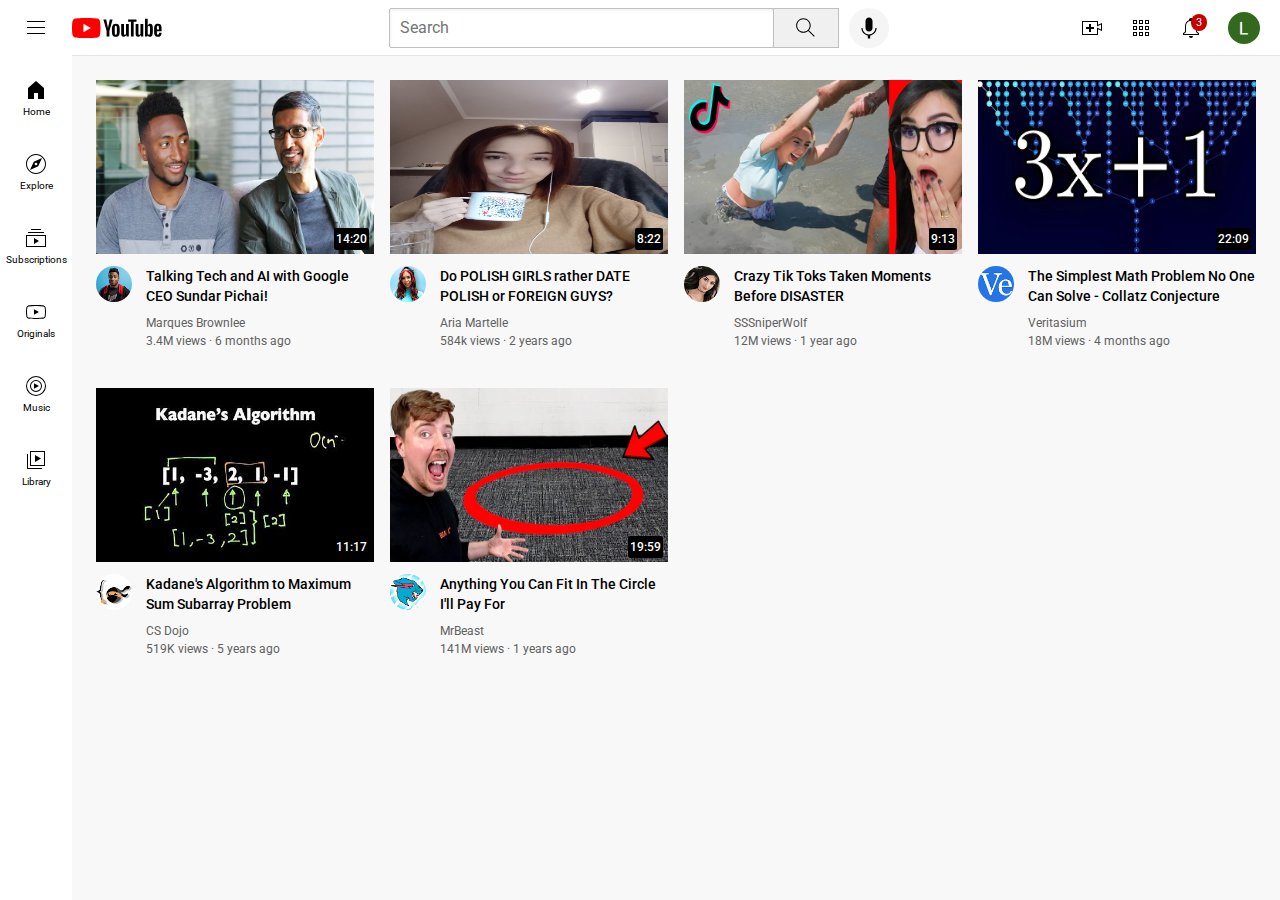
<file: youtubeproject/index.html>
<!DOCTYPE html>
<html>
    <head>
        <title>YouTube</title>
        <link rel="stylesheet" href="styles/general.css">
        <link rel="stylesheet" href="styles/header.css">
        <link rel="stylesheet" href="styles/video.css">
        <link rel="stylesheet" href="styles/sidebar.css">

        <link rel="preconnect" href="https://fonts.googleapis.com">
<link rel="preconnect" href="https://fonts.gstatic.com" crossorigin>
<link href="https://fonts.googleapis.com/css2?family=Montserrat:wght@400;700&family=Roboto:wght@500;700&display=swap" rel="stylesheet">

    </head>
    <body>
        <header class="header">
            <div class="left-section">
                <img class="hamburger-menu" src="icons/hamburger-menu.svg">
                <img class="youtube-logo" src="icons/youtube-logo.svg">
            </div>
            <div class="middle-section">
                <input class="search-bar" type="text" placeholder="Search">
                <button class="search-button">
                  <img class="search-icon" src="
                  icons/search.svg">
                  <div class="tooltip">Search</div>
                </button>
                <button class="voice-search-button">
                  <img src="
                  icons/voice-search-icon.svg">
                  <div class="tooltip">Search with your voice</div>
                </button>
                
              </div>
            <div class="right-section">
              <div class="upload-icon-container">
                <img class="upload-icon" src="icons/upload.svg">
                <div class="tooltip">Create</div>
              </div>
                
                <div class="youtube-apps-icon-container">
                  <img class="youtube-apps-icon" src="icons/youtube-apps.svg">
                  <div class="tooltip">YouTube apps</div>
                </div>
                
                <div class="notification-icon-container">
                  <img class="notification-icon" src="icons/notifications.svg">
                  <div class="notification-count">3</div>
                  <div class="tooltip">Notifications</div>
                </div>
                <img class="current-user-picture" src="channel-pictures/profile.jpg">
            </div>
            
        </header>

    <nav class="sidebar">
      <div class="sidebar-link">
        <img src="icons/home.svg">
        <div>Home</div>
      </div>
      <div class="sidebar-link">
        <img src="icons/explore.svg">
        <div>Explore</div>
      </div>
      <div class="sidebar-link">
        <img src="icons/subscriptions.svg">
        <div>Subscriptions</div>
      </div>
      <div class="sidebar-link">
        <img src="icons/originals.svg">
        <div>Originals</div>
      </div>
      <div class="sidebar-link">
        <img src="icons/youtube-music.svg">
        <div>Music</div>
      </div>
      <div class="sidebar-link">
      <img src="icons/library.svg">
      <div>Library</div>
    </div>
  </nav>
        
    <main class="video-grid">
        <div class="video-preview">
          <a class="video-title-link" href="https://www.youtube.com/watch?v=n2RNcPRtAiY">
            <div class="thumbnail-row">
              <img class="thumbnail" src="thumbnails/thumbnail-1.webp"> 
              <div class="video-time">14:20</div>  
            </div>
          </a>
            <div class="video-info-grid">
            <div class="channel-picture">
              <a href="https://www.youtube.com/c/mkbhd">
                <img class="profile-picture" src="channel-pictures/channel-1.jpeg">
              </a>
                
            </div>
                
            <div class="video-info">
              <a class="video-title-link" href="https://www.youtube.com/watch?v=n2RNcPRtAiY">
                <p class="video-title">
                  Talking Tech and AI with Google CEO Sundar Pichai!
                  </p>
              </a>
              <a class="video-title-link" href="https://www.youtube.com/c/mkbhd">
                <p class="video-author">
                  Marques Brownlee
              </p>
              </a>
            
            <p class="video-stats">
                3.4M views &#183; 6 months ago
            </p>
            </div>
            </div>
          </div>
        
        


        <div class="video-preview">
          <a class="video-title-link" href="https://www.youtube.com/watch?v=ZwtT-dGV72c">
            <div class="thumbnail-row">
              <img class="thumbnail" src="thumbnails/thumbnail-2-1.jpg">
              <div class="video-time">8:22</div> 
          </div>
          </a>
            
            
            <div class="video-info-grid">
            <div class="channel-picture">
              <a href="https://www.youtube.com/channel/UCbPbgT_iBRhtJb_hVqvguuA">
                <img class="profile-picture" src="channel-pictures/channel-2-1.jpg">
              </a>
                
            </div>
            <div class="video-info">
              <a class="video-title-link" href="https://www.youtube.com/watch?v=ZwtT-dGV72c"> 
                <p class="video-title"> 
                  Do POLISH GIRLS rather DATE POLISH or FOREIGN GUYS?
                    </p>
                    </a>
                    <a class="video-title-link" href="https://www.youtube.com/channel/UCbPbgT_iBRhtJb_hVqvguuA">
                      <p class="video-author">
                        Aria Martelle
                    </p>
                    </a>
                    
                    <p class="video-stats">
                        584k views &#183; 2 years ago
                    </p>
            </div>
            </div>
            </div>

            <div class="video-preview">
              <a class="video-title-link" href="https://www.youtube.com/watch?v=FgjPQQeTh1w">
                <div class="thumbnail-row">
                  <img class="thumbnail" src="thumbnails/thumbnail-3.webp"> 
                  <div class="video-time">9:13</div> 
                  </div>
              </a>
               
                  <div class="video-info-grid">
                  <div class="channel-picture">
                      <a href="https://www.youtube.com/user/SSSniperWolf">
                        <img class="profile-picture" src="channel-pictures/channel-3.jpeg">
                      </a>
                      
                  </div>
                      
                  <div class="video-info">
                    <a class="video-title-link" href="https://www.youtube.com/watch?v=FgjPQQeTh1w"> 
                      <p class="video-title">
                      Crazy Tik Toks Taken Moments Before DISASTER
                  </p>
                  </a>
                  <a class="video-title-link" href="https://www.youtube.com/user/SSSniperWolf">
                    <p class="video-author">
                      SSSniperWolf
                    </p>
                  </a>
                  
                  <p class="video-stats">
                    12M views &#183; 1 year ago
                  </p>
                  </div>
                  </div>
                </div>
              
              
      
      
              <div class="video-preview">
                <a class="video-title-link" href="https://www.youtube.com/watch?v=094y1Z2wpJg">
                  <div class="thumbnail-row">
                    <img class="thumbnail" src="thumbnails/thumbnail-4.webp">
                    <div class="video-time">22:09</div> 
                </div>
                </a>
                  
                  
                  <div class="video-info-grid">
                  <div class="channel-picture">
                      <a href="https://www.youtube.com/c/veritasium">
                        <img class="profile-picture" src="channel-pictures/channel-4.jpeg">
                      </a>
                  </div>
                  <div class="video-info">
                    <a class="video-title-link" href="https://www.youtube.com/watch?v=094y1Z2wpJg"> 
                      <p class="video-title">    
                        The Simplest Math Problem No One Can Solve - Collatz Conjecture
                          </p>
                        </a>
                          <a class="video-title-link" href="https://www.youtube.com/c/veritasium">
                          <p class="video-author">
                            Veritasium
                          </p>
                        </a>
                          <p class="video-stats">
                            18M views &#183; 4 months ago
                          </p>
                  </div>
                  </div>
                  </div>

                  <div class="video-preview">
                    <a class="video-title-link" href="https://www.youtube.com/watch?v=86CQq3pKSUw">
                      <div class="thumbnail-row">
                        <img class="thumbnail" src="thumbnails/thumbnail-5.webp">
                        <div class="video-time">11:17</div>  
                        </div>
                    </a>
                    
                      <div class="video-info-grid">
                      <div class="channel-picture">
                        <a href="https://www.youtube.com/c/CSDojo">
                          <img class="profile-picture" src="channel-pictures/channel-5.jpeg">
                        </a>
                          
                      </div>
                          
                      <div class="video-info">
                        <a class="video-title-link" href="https://www.youtube.com/watch?v=86CQq3pKSUw">
                          <p class="video-title">
                        Kadane's Algorithm to Maximum Sum Subarray Problem
                      </p>
                      </a>
                      <a class="video-title-link" href="https://www.youtube.com/c/CSDojo">
                        <p class="video-author">
                          CS Dojo
                        </p>
                      </a>
                      
                      <p class="video-stats">
                        519K views &#183; 5 years ago
                      </p>
                      </div>
                      </div>
                    </div>
                 
          
          
                  <div class="video-preview">
                    <a class="video-title-link" href="https://www.youtube.com/watch?v=yXWw0_UfSFg">
                      <div class="thumbnail-row">
                        <img class="thumbnail" src="thumbnails/thumbnail-6.webp">
                        <div class="video-time">19:59</div> 
                    </div>
                    </a>
                      
                      
                      <div class="video-info-grid">
                      <div class="channel-picture">
                        <a href="https://www.youtube.com/channel/UCX6OQ3DkcsbYNE6H8uQQuVA">
                          <img class="profile-picture" src="channel-pictures/channel-6.jpeg">
                        </a>
                          
                      </div>
                      <div class="video-info">
                        <a class="video-title-link" href="https://www.youtube.com/watch?v=yXWw0_UfSFg"> 
                          <p class="video-title"> 
                            Anything You Can Fit In The Circle I&#39;ll Pay For
                              </p>
                              </a>
                              <a class="video-title-link" href="https://www.youtube.com/channel/UCX6OQ3DkcsbYNE6H8uQQuVA">
                                <p class="video-author">
                                  MrBeast
                                </p>
                              </a>
                              
                              <p class="video-stats">
                                  141M views &#183; 1 years ago
                              </p>
                      </div>
                      </div>
                      </div>
                    </main>
    </body>
</html>
</file>
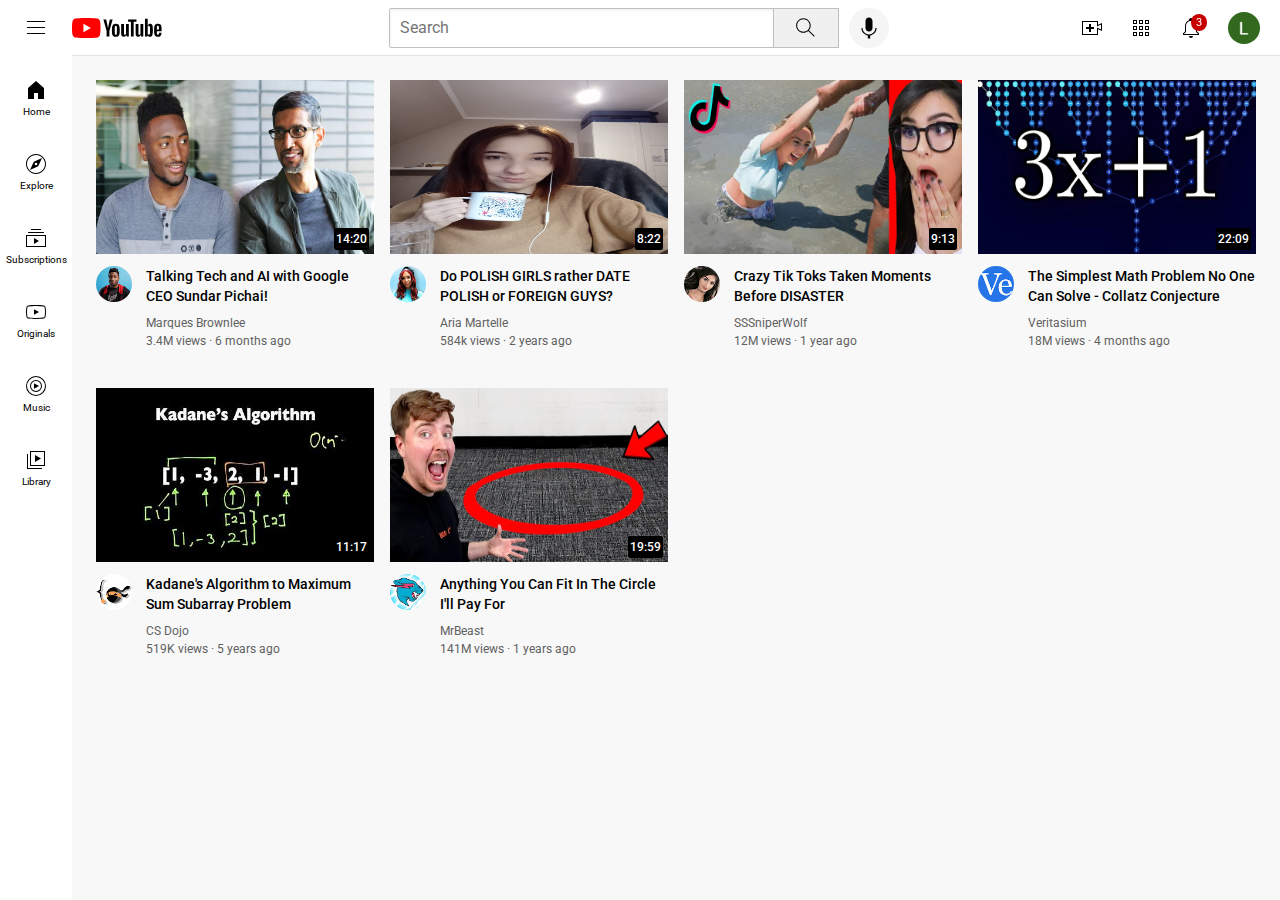
<file: youtubeproject/youtube.html>
<!DOCTYPE html>
<html>
    <head>
        <title>YouTube</title>
        <link rel="stylesheet" href="styles/general.css">
        <link rel="stylesheet" href="styles/header.css">
        <link rel="stylesheet" href="styles/video.css">
        <link rel="stylesheet" href="styles/sidebar.css">

        <link rel="preconnect" href="https://fonts.googleapis.com">
<link rel="preconnect" href="https://fonts.gstatic.com" crossorigin>
<link href="https://fonts.googleapis.com/css2?family=Montserrat:wght@400;700&family=Roboto:wght@500;700&display=swap" rel="stylesheet">

    </head>
    <body>
        <header class="header">
            <div class="left-section">
                <img class="hamburger-menu" src="icons/hamburger-menu.svg">
                <img class="youtube-logo" src="icons/youtube-logo.svg">
            </div>
            <div class="middle-section">
                <input class="search-bar" type="text" placeholder="Search">
                <button class="search-button">
                  <img class="search-icon" src="
                  icons/search.svg">
                  <div class="tooltip">Search</div>
                </button>
                <button class="voice-search-button">
                  <img src="
                  icons/voice-search-icon.svg">
                  <div class="tooltip">Search with your voice</div>
                </button>
                
              </div>
            <div class="right-section">
              <div class="upload-icon-container">
                <img class="upload-icon" src="icons/upload.svg">
                <div class="tooltip">Create</div>
              </div>
                
                <div class="youtube-apps-icon-container">
                  <img class="youtube-apps-icon" src="icons/youtube-apps.svg">
                  <div class="tooltip">YouTube apps</div>
                </div>
                
                <div class="notification-icon-container">
                  <img class="notification-icon" src="icons/notifications.svg">
                  <div class="notification-count">3</div>
                  <div class="tooltip">Notifications</div>
                </div>
                <img class="current-user-picture" src="channel-pictures/profile.jpg">
            </div>
            
        </header>

    <nav class="sidebar">
      <div class="sidebar-link">
        <img src="icons/home.svg">
        <div>Home</div>
      </div>
      <div class="sidebar-link">
        <img src="icons/explore.svg">
        <div>Explore</div>
      </div>
      <div class="sidebar-link">
        <img src="icons/subscriptions.svg">
        <div>Subscriptions</div>
      </div>
      <div class="sidebar-link">
        <img src="icons/originals.svg">
        <div>Originals</div>
      </div>
      <div class="sidebar-link">
        <img src="icons/youtube-music.svg">
        <div>Music</div>
      </div>
      <div class="sidebar-link">
      <img src="icons/library.svg">
      <div>Library</div>
    </div>
  </nav>
        
    <main class="video-grid">
        <div class="video-preview">
          <a class="video-title-link" href="https://www.youtube.com/watch?v=n2RNcPRtAiY">
            <div class="thumbnail-row">
              <img class="thumbnail" src="thumbnails/thumbnail-1.webp"> 
              <div class="video-time">14:20</div>  
            </div>
          </a>
            <div class="video-info-grid">
            <div class="channel-picture">
              <a href="https://www.youtube.com/c/mkbhd">
                <img class="profile-picture" src="channel-pictures/channel-1.jpeg">
              </a>
                
            </div>
                
            <div class="video-info">
              <a class="video-title-link" href="https://www.youtube.com/watch?v=n2RNcPRtAiY">
                <p class="video-title">
                  Talking Tech and AI with Google CEO Sundar Pichai!
                  </p>
              </a>
              <a class="video-title-link" href="https://www.youtube.com/c/mkbhd">
                <p class="video-author">
                  Marques Brownlee
              </p>
              </a>
            
            <p class="video-stats">
                3.4M views &#183; 6 months ago
            </p>
            </div>
            </div>
          </div>
        
        


        <div class="video-preview">
          <a class="video-title-link" href="https://www.youtube.com/watch?v=ZwtT-dGV72c">
            <div class="thumbnail-row">
              <img class="thumbnail" src="thumbnails/thumbnail-2-1.jpg">
              <div class="video-time">8:22</div> 
          </div>
          </a>
            
            
            <div class="video-info-grid">
            <div class="channel-picture">
              <a href="https://www.youtube.com/channel/UCbPbgT_iBRhtJb_hVqvguuA">
                <img class="profile-picture" src="channel-pictures/channel-2-1.jpg">
              </a>
                
            </div>
            <div class="video-info">
              <a class="video-title-link" href="https://www.youtube.com/watch?v=ZwtT-dGV72c"> 
                <p class="video-title"> 
                  Do POLISH GIRLS rather DATE POLISH or FOREIGN GUYS?
                    </p>
                    </a>
                    <a class="video-title-link" href="https://www.youtube.com/channel/UCbPbgT_iBRhtJb_hVqvguuA">
                      <p class="video-author">
                        Aria Martelle
                    </p>
                    </a>
                    
                    <p class="video-stats">
                        584k views &#183; 2 years ago
                    </p>
            </div>
            </div>
            </div>

            <div class="video-preview">
              <a class="video-title-link" href="https://www.youtube.com/watch?v=FgjPQQeTh1w">
                <div class="thumbnail-row">
                  <img class="thumbnail" src="thumbnails/thumbnail-3.webp"> 
                  <div class="video-time">9:13</div> 
                  </div>
              </a>
               
                  <div class="video-info-grid">
                  <div class="channel-picture">
                      <a href="https://www.youtube.com/user/SSSniperWolf">
                        <img class="profile-picture" src="channel-pictures/channel-3.jpeg">
                      </a>
                      
                  </div>
                      
                  <div class="video-info">
                    <a class="video-title-link" href="https://www.youtube.com/watch?v=FgjPQQeTh1w"> 
                      <p class="video-title">
                      Crazy Tik Toks Taken Moments Before DISASTER
                  </p>
                  </a>
                  <a class="video-title-link" href="https://www.youtube.com/user/SSSniperWolf">
                    <p class="video-author">
                      SSSniperWolf
                    </p>
                  </a>
                  
                  <p class="video-stats">
                    12M views &#183; 1 year ago
                  </p>
                  </div>
                  </div>
                </div>
              
              
      
      
              <div class="video-preview">
                <a class="video-title-link" href="https://www.youtube.com/watch?v=094y1Z2wpJg">
                  <div class="thumbnail-row">
                    <img class="thumbnail" src="thumbnails/thumbnail-4.webp">
                    <div class="video-time">22:09</div> 
                </div>
                </a>
                  
                  
                  <div class="video-info-grid">
                  <div class="channel-picture">
                      <a href="https://www.youtube.com/c/veritasium">
                        <img class="profile-picture" src="channel-pictures/channel-4.jpeg">
                      </a>
                  </div>
                  <div class="video-info">
                    <a class="video-title-link" href="https://www.youtube.com/watch?v=094y1Z2wpJg"> 
                      <p class="video-title">    
                        The Simplest Math Problem No One Can Solve - Collatz Conjecture
                          </p>
                        </a>
                          <a class="video-title-link" href="https://www.youtube.com/c/veritasium">
                          <p class="video-author">
                            Veritasium
                          </p>
                        </a>
                          <p class="video-stats">
                            18M views &#183; 4 months ago
                          </p>
                  </div>
                  </div>
                  </div>

                  <div class="video-preview">
                    <a class="video-title-link" href="https://www.youtube.com/watch?v=86CQq3pKSUw">
                      <div class="thumbnail-row">
                        <img class="thumbnail" src="thumbnails/thumbnail-5.webp">
                        <div class="video-time">11:17</div>  
                        </div>
                    </a>
                    
                      <div class="video-info-grid">
                      <div class="channel-picture">
                        <a href="https://www.youtube.com/c/CSDojo">
                          <img class="profile-picture" src="channel-pictures/channel-5.jpeg">
                        </a>
                          
                      </div>
                          
                      <div class="video-info">
                        <a class="video-title-link" href="https://www.youtube.com/watch?v=86CQq3pKSUw">
                          <p class="video-title">
                        Kadane's Algorithm to Maximum Sum Subarray Problem
                      </p>
                      </a>
                      <a class="video-title-link" href="https://www.youtube.com/c/CSDojo">
                        <p class="video-author">
                          CS Dojo
                        </p>
                      </a>
                      
                      <p class="video-stats">
                        519K views &#183; 5 years ago
                      </p>
                      </div>
                      </div>
                    </div>
                 
          
          
                  <div class="video-preview">
                    <a class="video-title-link" href="https://www.youtube.com/watch?v=yXWw0_UfSFg">
                      <div class="thumbnail-row">
                        <img class="thumbnail" src="thumbnails/thumbnail-6.webp">
                        <div class="video-time">19:59</div> 
                    </div>
                    </a>
                      
                      
                      <div class="video-info-grid">
                      <div class="channel-picture">
                        <a href="https://www.youtube.com/channel/UCX6OQ3DkcsbYNE6H8uQQuVA">
                          <img class="profile-picture" src="channel-pictures/channel-6.jpeg">
                        </a>
                          
                      </div>
                      <div class="video-info">
                        <a class="video-title-link" href="https://www.youtube.com/watch?v=yXWw0_UfSFg"> 
                          <p class="video-title"> 
                            Anything You Can Fit In The Circle I&#39;ll Pay For
                              </p>
                              </a>
                              <a class="video-title-link" href="https://www.youtube.com/channel/UCX6OQ3DkcsbYNE6H8uQQuVA">
                                <p class="video-author">
                                  MrBeast
                                </p>
                              </a>
                              
                              <p class="video-stats">
                                  141M views &#183; 1 years ago
                              </p>
                      </div>
                      </div>
                      </div>
                    </main>
    </body>
</html>
</file>
<file: youtubeproject/styles/general.css>
p {
    font-family: Roboto, Arial;
    margin: 0px;
    
}

body {
    margin: 0px;
    padding-top: 80px;
    padding-left: 96px;
    padding-right: 24px;
    background-color: rgb(248,248,248);
}
</file>
<file: youtubeproject/styles/header.css>
.header {
    height: 55px;
    display: flex;
    flex-direction: row;
    justify-content: space-between;

    position: fixed;
    top: 0px;
    left: 0px;
    right: 0px;

    background-color: white;
    border-bottom-width: 1px;
    border-bottom-style: solid;
    border-bottom-color: rgb(228,228,228);

    z-index: 100;
    
}

.left-section {
    display: flex;
    align-items: center;
}

.hamburger-menu {
    height: 24px;
    margin-left: 24px;
    margin-right: 24px;
}

.youtube-logo {
    height: 20px;
}

.middle-section {
    flex: 1;
    margin-left: 70px;
    margin-right: 35px;
    max-width: 500px;
    display: flex;
    align-items: center;
}

.search-bar {
    flex: 1;
    height: 36px;
    padding-left: 10px;
    font-size: 16px;
    border-width: 1px;
    border-style: solid;
    border-color: rgb(192, 192, 192);
    border-radius: 2px;
    box-shadow: inset 1px 2px 3px rgba(0,0,0,0.05);
    width: 0;
}

.search-bar::placeholder {
    font-family: Roboto, Arial;
    font-size: 16px;
}

.search-button {
    height: 40px;
    width: 66px;
    background-color: rgb(240, 240, 240);
    border-width: 1px;
    border-style: solid;
    border-color: rgb(192, 192, 192);
    margin-left: -1px;
    margin-right: 10px;
    
}

.search-button, 
.voice-search-button,
.upload-icon-container,
.youtube-apps-icon-container,
.notification-icon-container {
    display: flex;
    justify-content: center;
    align-items: center;
    position: relative;
}

.search-button .tooltip,
.voice-search-button .tooltip,
.upload-icon-container .tooltip,
.youtube-apps-icon-container .tooltip,
.notification-icon-container .tooltip {
    font-family: Roboto, Arial;
    position: absolute;
    background-color: gray;
    color: white;
    padding: 4px 8px;
    border-radius: 2px;
    font-size: 12px;
    bottom: -30px;
    opacity: 0;
    transition: opacity 0.15s;
    pointer-events: none;
    white-space: nowrap;
}
.search-button:hover .tooltip,
.voice-search-button:hover .tooltip,
.upload-icon-container:hover .tooltip,
.youtube-apps-icon-container:hover .tooltip,
.notification-icon-container:hover .tooltip{
    opacity: 1;
}

.search-icon {
    height: 25px;
}

.voice-search-button {
    height: 40px;
    width: 40px;
    border-radius: 20px;
    border: none;
    background-color: rgb(245,245,245);
}

.voice-search-icon {
    height: 24px;
}

.right-section {
    width: 180px;
    display: flex;
    align-items: center;
    justify-content: space-between;
    margin-right: 20px;
    flex-shrink: 0;
}

.upload-icon {
    height: 24px;
}

.youtube-apps-icon {
    height: 24px;
}

.notification-icon {
    height: 24px;
}
.notification-icon-container {
    position: relative;
}
.notification-count {
    position: absolute;
    top: -2px;
    right: -4px;
    background-color: rgb(199, 0, 0);
    color: white;
    font-family: Roboto, Arial;
    font-size: 11px;
    padding: 2px 5px;
    border-radius: 10px;
}
.current-user-picture {
    height: 32px;
    border-radius: 16px;
}
</file>
<file: youtubeproject/styles/video.css>
.video-title{
    font-size: 14px;
    font-weight: 500;
    line-height: 20px;
    margin-bottom: 10px;
    
}
.video-title-link {
    text-decoration: none;
    color: black;
}

.video-info-grid{
    display: grid;
    grid-template-columns: 50px 1fr;
}

.profile-picture{
    width: 36px;
    border-radius: 50px;

}

.thumbnail-row {
    margin-bottom: 8px;
    position: relative;
}
.thumbnail {
    width: 100%;
    height: 174px;
}
.video-time {
    font-family: Roboto, Arial;
    font-size: 12px;
    font-weight: 500;
    padding: 4px 2px;
    border-radius: 2px;
    background-color: black;
    color: white;
    position: absolute;
    bottom: 8px ;
    right: 5px ;
}

.video-author,
.video-stats {
    
    font-size: 12px;
    color: rgb(96,96,96);
}

.video-author {
    margin-bottom: 4px;
}

.video-grid {
    display: grid;
    grid-template-columns: 1fr 1fr 1fr;
    column-gap: 16px;
    row-gap: 40px;
}

@media (max-width: 750px) {
    .video-grid {
        grid-template-columns: 1fr 1fr;
    }
}

@media (min-width: 751px) and (max-width: 999px) {
    .video-grid {
        grid-template-columns: 1fr 1fr 1fr;
    }
}

@media (min-width: 1000px) {
    .video-grid {
        grid-template-columns: 1fr 1fr 1fr 1fr;
    }
}
</file>
<file: youtubeproject/styles/sidebar.css>
.sidebar {
    position: fixed;
    left: 0;
    bottom: 0;
    top: 55px;
    background-color: white;
    width: 72px;
    z-index: 200;
    padding-top: 5px;
}

.sidebar-link {
    height: 74px;
    display: flex;
    justify-content: center;
    align-items: center;
    flex-direction: column;
    cursor: pointer;
}

.sidebar-link:hover {
    background-color: rgb(236, 236, 236);
}

.sidebar-link img {
    height: 24px;
    margin-bottom: 4px;
}

.sidebar-link div {
    font-family: Roboto, Arial;
    font-size: 10px;
}
</file>
